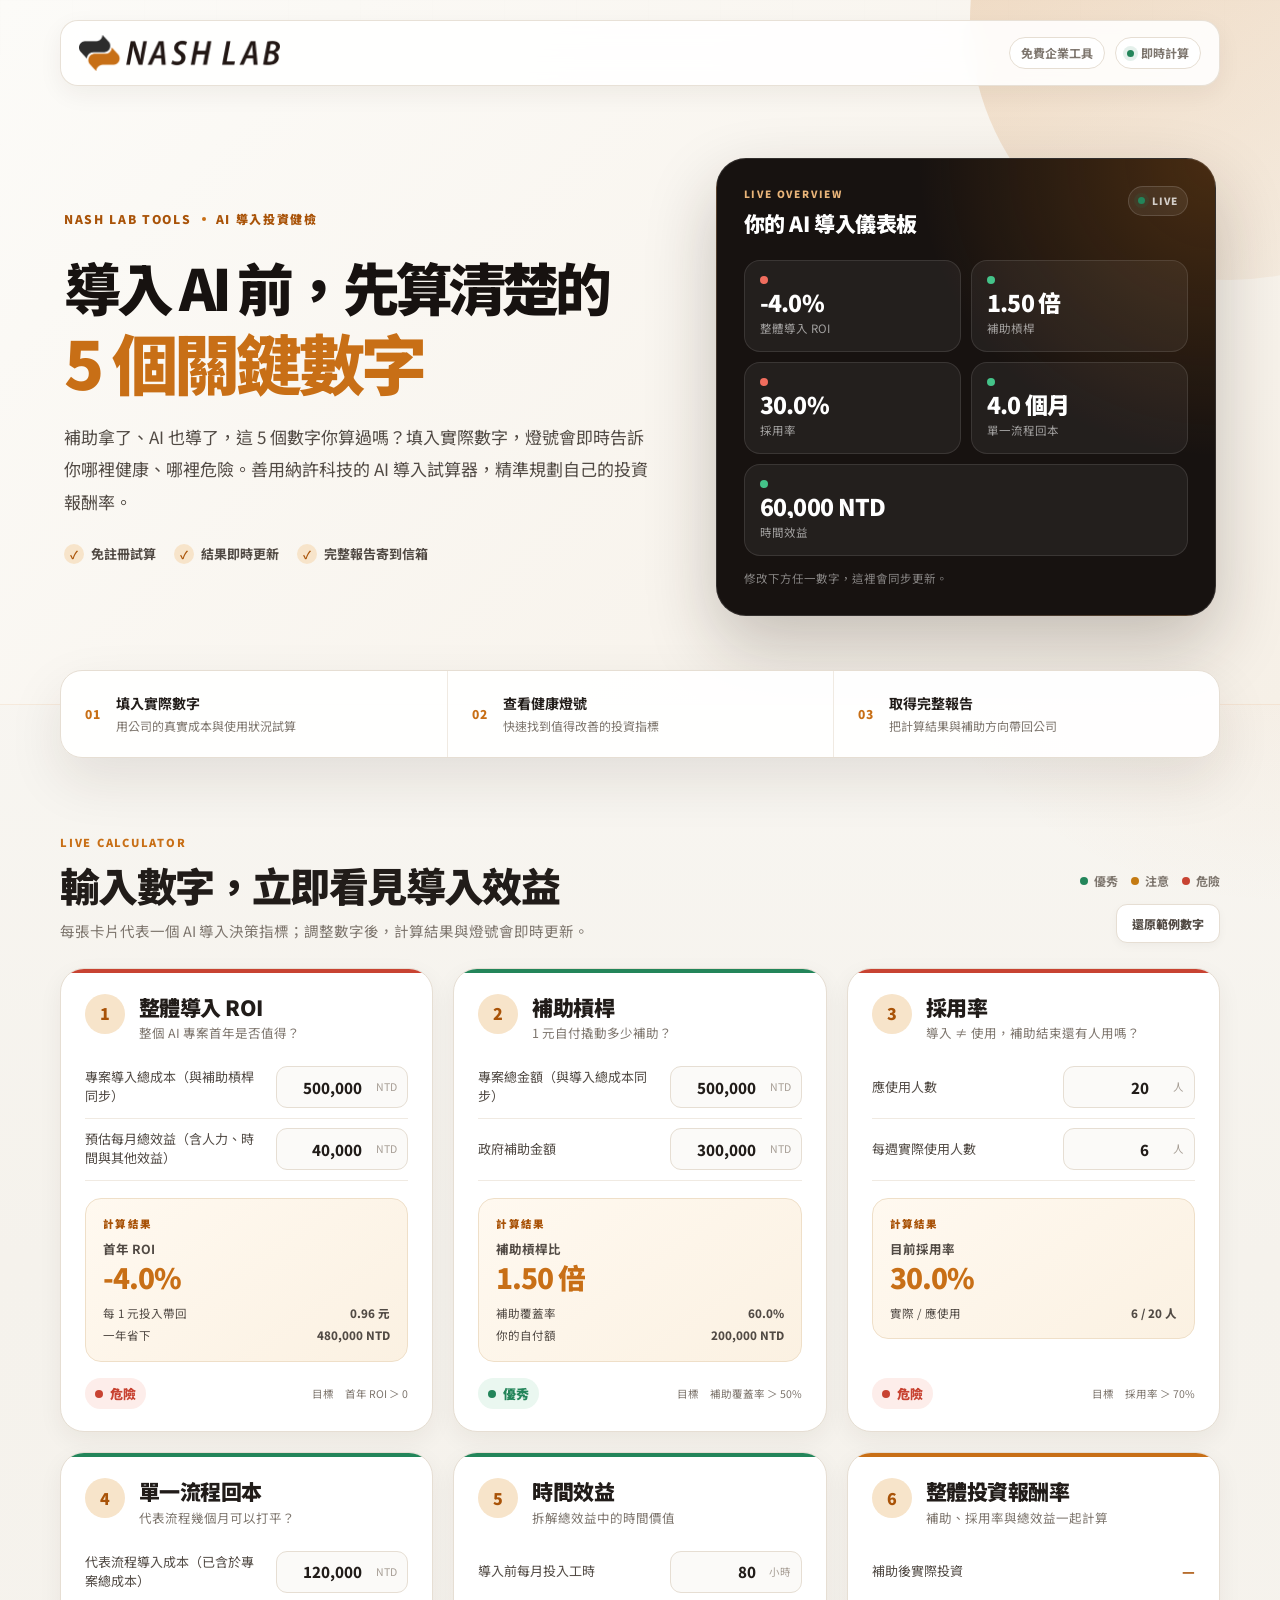
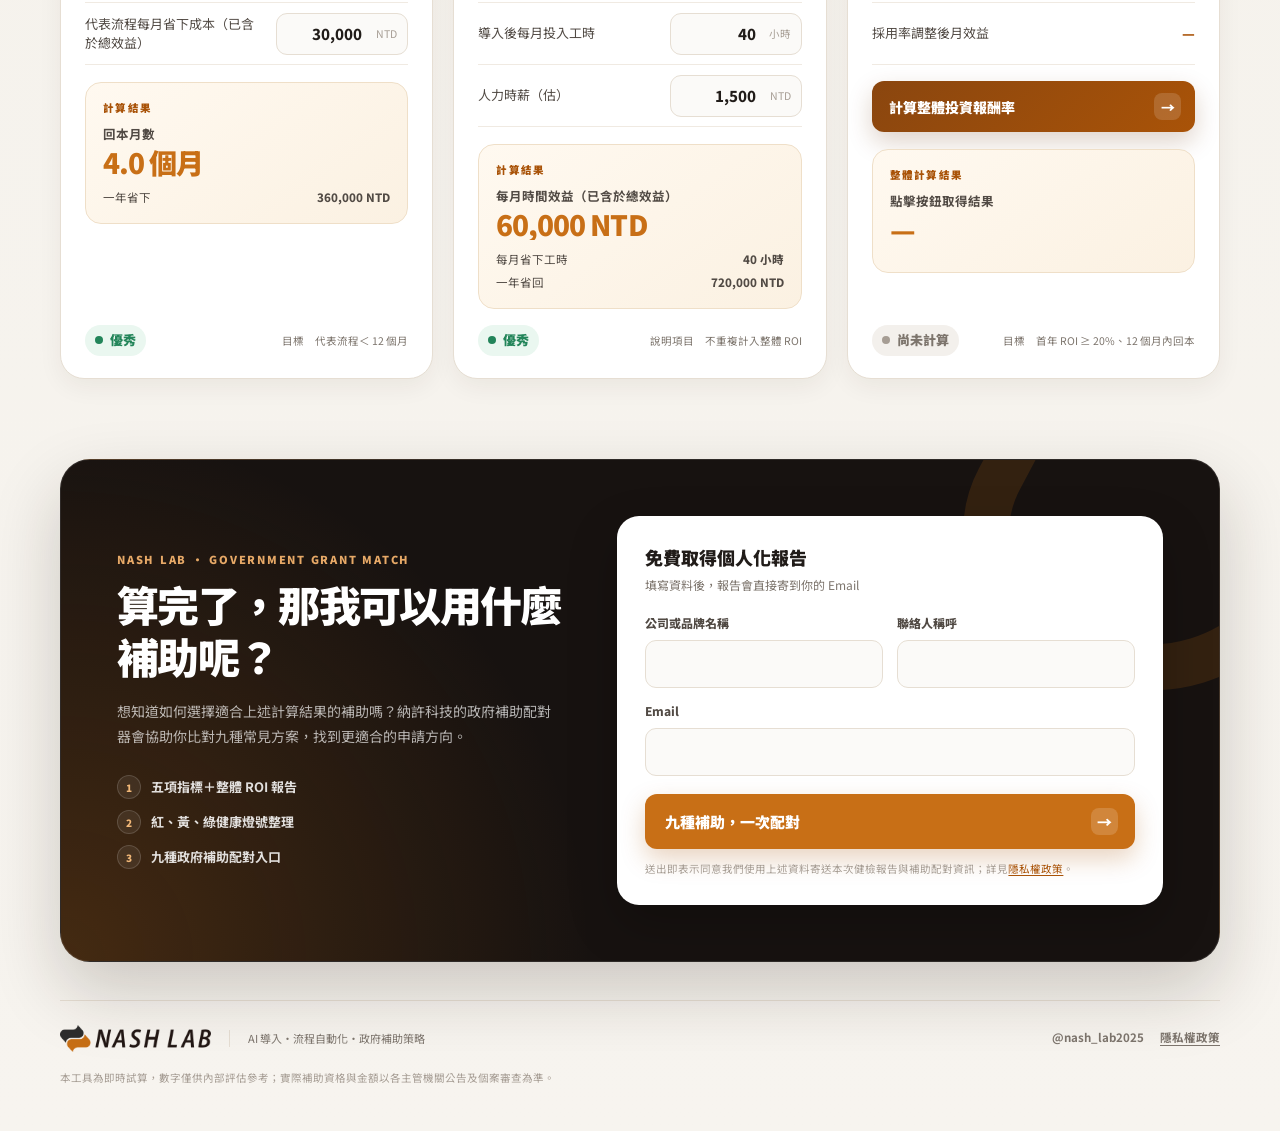
<file: index.html>
<!DOCTYPE html>
<html lang="zh-Hant">
<head>
<meta charset="UTF-8" />
<meta name="viewport" content="width=device-width, initial-scale=1.0" />
<title>AI 導入補助健檢｜納許實驗室 Nash Lab</title>
<meta name="description" content="免費工具：導入 AI 前，先算清楚整體 ROI、補助槓桿、採用率、單一流程回本與時間效益這 5 個數字，再計算補助與採用率調整後的完整投資報酬率。" />
<link rel="canonical" href="https://tools.nashlab.tech/" />
<meta name="theme-color" content="#D07100" />
<!-- Open Graph / 社群分享預覽 -->
<meta property="og:type" content="website" />
<meta property="og:site_name" content="Nash Lab 納許實驗室" />
<meta property="og:title" content="導入 AI 前，先算清楚的 5 個數字｜免費健檢工具" />
<meta property="og:description" content="補助拿了、AI 也導了，這 5 個數字你算過嗎？填入數字，30 秒看出你哪一盞是紅燈。" />
<meta property="og:url" content="https://tools.nashlab.tech/" />
<meta property="og:image" content="https://tools.nashlab.tech/assets/og-image.png" />
<meta property="og:image:width" content="1200" />
<meta property="og:image:height" content="630" />
<meta property="og:locale" content="zh_TW" />
<meta name="twitter:card" content="summary_large_image" />
<meta name="twitter:title" content="導入 AI 前，先算清楚的 5 個數字｜免費健檢工具" />
<meta name="twitter:description" content="補助拿了、AI 也導了，這 5 個數字你算過嗎？30 秒看出你哪一盞是紅燈。" />
<meta name="twitter:image" content="https://tools.nashlab.tech/assets/og-image.png" />
<!-- Icons -->
<link rel="icon" href="assets/favicon.ico" sizes="any" />
<link rel="icon" type="image/png" sizes="32x32" href="assets/favicon-32.png" />
<link rel="apple-touch-icon" href="assets/apple-touch-icon.png" />
<link rel="manifest" href="manifest.webmanifest" />
<!-- Fonts -->
<link rel="preconnect" href="https://fonts.googleapis.com">
<link rel="preconnect" href="https://fonts.gstatic.com" crossorigin>
<link href="https://fonts.googleapis.com/css2?family=Noto+Sans+TC:wght@400;500;700;900&display=swap" rel="stylesheet">
<link rel="stylesheet" href="css/style.css?v=20260825-7" />
</head>
<body>
<header class="hero">
  <div class="hero-shell">
    <nav class="site-nav" aria-label="品牌導覽">
      <a class="brand" href="https://nashlab.tech/" aria-label="前往 Nash Lab 納許科技官網首頁">
        <img class="logo" src="assets/logo.png" alt="Nash Lab 納許科技">
      </a>
      <div class="nav-meta">
        <span>免費企業工具</span>
        <span class="nav-live"><i></i>即時計算</span>
      </div>
    </nav>

    <div class="hero-grid">
      <div class="hero-copy">
        <div class="eyebrow"><span>NASH LAB TOOLS</span><i></i><span>AI 導入投資健檢</span></div>
        <h1><span class="headline-main">導入 AI 前，先算清楚的</span><br><span class="hl">5 個關鍵數字</span></h1>
        <p class="sub">補助拿了、AI 也導了，這 5 個數字你算過嗎？填入實際數字，燈號會即時告訴你哪裡健康、哪裡危險。善用納許科技的 AI 導入試算器，精準規劃自己的投資報酬率。</p>
        <div class="hero-points" aria-label="工具特色">
          <span><i>✓</i>免註冊試算</span>
          <span><i>✓</i>結果即時更新</span>
          <span><i>✓</i>完整報告寄到信箱</span>
        </div>
      </div>

      <aside class="summary-panel" aria-label="五項即時計算摘要">
        <div class="summary-head">
          <div>
            <span class="summary-kicker">LIVE OVERVIEW</span>
            <h2>你的 AI 導入儀表板</h2>
          </div>
          <span class="summary-live"><i></i>LIVE</span>
        </div>
        <div class="summary" id="summary" aria-live="polite"></div>
        <p class="summary-note">修改下方任一數字，這裡會同步更新。</p>
      </aside>
    </div>
  </div>
</header>

<main class="wrap">
  <section class="process" aria-label="使用方式">
    <div class="process-item">
      <span class="process-num">01</span>
      <div><strong>填入實際數字</strong><p>用公司的真實成本與使用狀況試算</p></div>
    </div>
    <div class="process-item">
      <span class="process-num">02</span>
      <div><strong>查看健康燈號</strong><p>快速找到值得改善的投資指標</p></div>
    </div>
    <div class="process-item">
      <span class="process-num">03</span>
      <div><strong>取得完整報告</strong><p>把計算結果與補助方向帶回公司</p></div>
    </div>
  </section>

  <section class="calculator-section" aria-labelledby="calculator-title">
    <div class="section-head">
      <div class="section-copy">
        <span class="section-kicker">LIVE CALCULATOR</span>
        <h2 id="calculator-title">輸入數字，立即看見導入效益</h2>
        <p>每張卡片代表一個 AI 導入決策指標；調整數字後，計算結果與燈號會即時更新。</p>
      </div>
      <div class="section-tools">
        <div class="legend" aria-label="燈號說明">
          <span><i class="sw" style="background:var(--good)"></i>優秀</span>
          <span><i class="sw" style="background:var(--warn)"></i>注意</span>
          <span><i class="sw" style="background:var(--danger)"></i>危險</span>
        </div>
        <button class="reset" id="reset">還原範例數字</button>
      </div>
    </div>
    <div class="grid" id="grid"></div>
  </section>

  <section class="cta">
    <div class="cta-inner">
      <div class="cta-copy">
        <span class="cta-kicker">NASH LAB · GOVERNMENT GRANT MATCH</span>
        <h3>算完了，那我可以用什麼補助呢？</h3>
        <p>想知道如何選擇適合上述計算結果的補助嗎？納許科技的政府補助配對器會協助你比對九種常見方案，找到更適合的申請方向。</p>
        <div class="cta-benefits" aria-label="報告內容">
          <span><i>1</i>五項指標＋整體 ROI 報告</span>
          <span><i>2</i>紅、黃、綠健康燈號整理</span>
          <span><i>3</i>九種政府補助配對入口</span>
        </div>
      </div>
      <form class="lead-form" id="lead-form">
        <div class="form-head">
          <strong>免費取得個人化報告</strong>
          <span>填寫資料後，報告會直接寄到你的 Email</span>
        </div>
        <div class="lead-fields">
          <label class="lead-field">
            <span>公司或品牌名稱</span>
            <input type="text" name="company" autocomplete="organization" maxlength="100" required>
          </label>
          <label class="lead-field">
            <span>聯絡人稱呼</span>
            <input type="text" name="contact" autocomplete="name" maxlength="60" required>
          </label>
          <label class="lead-field lead-field-email">
            <span>Email</span>
            <input type="email" name="email" autocomplete="email" inputmode="email" maxlength="160" required>
          </label>
        </div>
        <label class="form-honey" aria-hidden="true">
          <span>Website</span>
          <input type="text" name="website" tabindex="-1" autocomplete="off">
        </label>
        <button class="pill" type="submit"><span>九種補助，一次配對</span><i aria-hidden="true">→</i></button>
        <div class="form-status" id="form-status" role="status" aria-live="polite"></div>
        <p class="form-note">送出即表示同意我們使用上述資料寄送本次健檢報告與補助配對資訊；詳見<a href="https://nashlab.tech/privacy-policy/" target="_blank" rel="noopener">隱私權政策</a>。</p>
      </form>
    </div>
  </section>
</main>

<footer>
  <div class="footer-inner">
    <div class="footer-brand">
      <img class="flogo" src="assets/logo.png" alt="Nash Lab 納許科技">
      <p>AI 導入・流程自動化・政府補助策略</p>
    </div>
    <div class="footer-meta">
      <span>@nash_lab2025</span>
      <a href="https://nashlab.tech/privacy-policy/" target="_blank" rel="noopener">隱私權政策</a>
    </div>
  </div>
  <p class="disc">本工具為即時試算，數字僅供內部評估參考；實際補助資格與金額以各主管機關公告及個案審查為準。</p>
</footer>
<script src="js/app.js?v=20260825-7"></script>
</body>
</html>
</file>
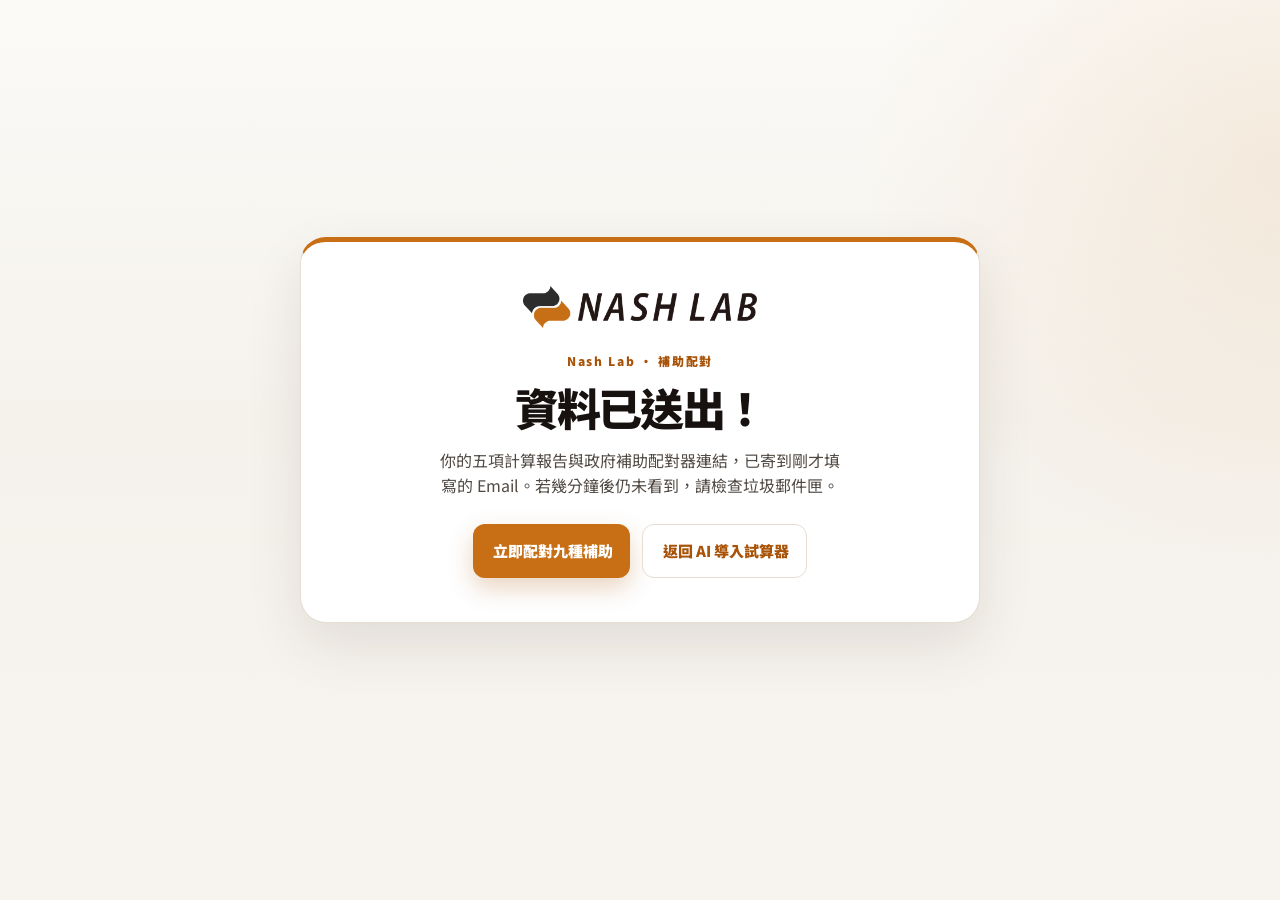
<file: thanks.html>
<!DOCTYPE html>
<html lang="zh-Hant">
<head>
<meta charset="UTF-8" />
<meta name="viewport" content="width=device-width, initial-scale=1.0" />
<meta name="robots" content="noindex" />
<title>資料已送出｜納許科技 Nash Lab</title>
<meta name="theme-color" content="#D07100" />
<link rel="icon" href="assets/favicon.ico" sizes="any" />
<link rel="icon" type="image/png" sizes="32x32" href="assets/favicon-32.png" />
<link rel="preconnect" href="https://fonts.googleapis.com">
<link rel="preconnect" href="https://fonts.gstatic.com" crossorigin>
<link href="https://fonts.googleapis.com/css2?family=Noto+Sans+TC:wght@400;500;700;900&display=swap" rel="stylesheet">
<link rel="stylesheet" href="css/style.css?v=20260725-6" />
</head>
<body>
  <main class="thanks-wrap">
    <section class="thanks-card">
      <img class="logo" src="assets/logo.png" alt="Nash Lab 納許科技">
      <div class="eyebrow">Nash Lab · 補助配對</div>
      <h1>資料已送出！</h1>
      <p>你的五項計算報告與政府補助配對器連結，已寄到剛才填寫的 Email。若幾分鐘後仍未看到，請檢查垃圾郵件匣。</p>
      <div class="thanks-actions">
        <a class="pill" href="https://sbir.nashlab.tech">立即配對九種補助</a>
        <a class="pill secondary" href="./">返回 AI 導入試算器</a>
      </div>
    </section>
  </main>
</body>
</html>
</file>
<file: css/style.css>
:root{
  --paper:#F5F2EC;
  --paper-deep:#ECE5DA;
  --card:#FFFFFF;
  --ink:#211C19;
  --ink-soft:#514A44;
  --brand-black:#171210;
  --accent:#C86F16;
  --accent-deep:#A95308;
  --accent-soft:#F7E4CA;
  --accent-pale:#FFF8EE;
  --good:#23855A;
  --good-soft:#EAF7F0;
  --warn:#C47A12;
  --warn-soft:#FFF5DF;
  --danger:#C84332;
  --danger-soft:#FDEDEA;
  --line:#E6DED3;
  --line-soft:#F0EAE2;
  --muted:#7D756D;
  --muted2:#A69D94;
  --sans:"Noto Sans TC",system-ui,-apple-system,sans-serif;
  --shadow-sm:0 8px 24px rgba(46,32,20,.06);
  --shadow:0 22px 54px rgba(46,32,20,.10);
  --radius:24px;
}
*{box-sizing:border-box;margin:0;padding:0}
html{scroll-behavior:smooth}
body{
  min-height:100vh;
  background:
    radial-gradient(circle at 100% 18%,rgba(200,111,22,.10),transparent 26rem),
    linear-gradient(180deg,#FBFAF7 0,var(--paper) 46%,#F7F4EF 100%);
  color:var(--ink);
  font-family:var(--sans);
  line-height:1.55;
  -webkit-font-smoothing:antialiased;
}
a{color:inherit}
button,input{font-family:inherit}
.wrap{width:min(1160px,calc(100% - 40px));margin:0 auto}

/* ---------- hero / Nash brand ---------- */
.hero{
  position:relative;
  overflow:hidden;
  padding:20px 20px 78px;
  background:linear-gradient(135deg,#FCFBF8 0%,#F6F0E7 100%);
  border-bottom:1px solid rgba(200,111,22,.12);
}
.hero::before{
  content:"";
  position:absolute;
  width:520px;
  height:520px;
  right:-210px;
  top:-240px;
  border-radius:50%;
  background:linear-gradient(145deg,rgba(200,111,22,.26),rgba(200,111,22,.02));
}
.hero::after{
  content:"";
  position:absolute;
  inset:0;
  opacity:.25;
  pointer-events:none;
  background-image:
    linear-gradient(rgba(33,28,25,.055) 1px,transparent 1px),
    linear-gradient(90deg,rgba(33,28,25,.055) 1px,transparent 1px);
  background-size:72px 72px;
  -webkit-mask-image:linear-gradient(to bottom,rgba(0,0,0,.28),transparent 74%);
  mask-image:linear-gradient(to bottom,rgba(0,0,0,.28),transparent 74%);
}
.hero-shell{position:relative;z-index:1;width:min(1160px,100%);margin:0 auto}
.site-nav{
  min-height:66px;
  display:flex;
  align-items:center;
  justify-content:space-between;
  gap:24px;
  padding:13px 18px;
  background:rgba(255,255,255,.88);
  border:1px solid rgba(230,222,211,.9);
  border-radius:18px;
  box-shadow:var(--shadow-sm);
  backdrop-filter:blur(12px);
}
.brand{display:inline-flex;align-items:center;text-decoration:none}
.logo{display:block;width:auto;height:36px}
.nav-meta{display:flex;align-items:center;gap:10px}
.nav-meta>span{
  display:inline-flex;
  align-items:center;
  gap:7px;
  min-height:32px;
  padding:6px 11px;
  border:1px solid var(--line);
  border-radius:999px;
  background:#fff;
  color:var(--muted);
  font-size:12px;
  font-weight:700;
}
.nav-live i,.summary-live i{
  width:7px;
  height:7px;
  border-radius:50%;
  background:var(--good);
  box-shadow:0 0 0 4px rgba(35,133,90,.12);
}
.hero-grid{
  display:grid;
  grid-template-columns:minmax(0,1.08fr) minmax(390px,.92fr);
  align-items:center;
  gap:64px;
  padding:72px 4px 10px;
}
.hero-copy{max-width:650px}
.eyebrow{
  display:flex;
  align-items:center;
  gap:10px;
  margin-bottom:18px;
  color:var(--accent-deep);
  font-size:12px;
  font-weight:900;
  letter-spacing:.14em;
}
.eyebrow i{width:4px;height:4px;border-radius:50%;background:var(--accent)}
h1{
  color:var(--brand-black);
  font-size:clamp(40px,5.4vw,66px);
  font-weight:900;
  letter-spacing:-.055em;
  line-height:1.12;
}
.headline-main{
  display:inline-block;
  font-size:.86em;
  letter-spacing:-.07em;
  white-space:nowrap;
}
h1 .hl{
  display:inline-block;
  margin-top:5px;
  color:var(--accent);
}
.sub{
  max-width:610px;
  margin-top:22px;
  color:var(--ink-soft);
  font-size:17px;
  line-height:1.9;
}
.hero-points{display:flex;flex-wrap:wrap;gap:10px 18px;margin-top:26px}
.hero-points span{display:inline-flex;align-items:center;gap:7px;color:var(--ink-soft);font-size:13px;font-weight:700}
.hero-points i{
  width:20px;
  height:20px;
  display:grid;
  place-items:center;
  border-radius:50%;
  background:var(--accent-soft);
  color:var(--accent-deep);
  font-style:normal;
  font-size:11px;
}

/* ---------- live dashboard ---------- */
.summary-panel{
  padding:27px;
  border:1px solid rgba(255,255,255,.12);
  border-radius:30px;
  background:
    radial-gradient(circle at 100% 0,rgba(200,111,22,.28),transparent 44%),
    var(--brand-black);
  color:#fff;
  box-shadow:0 30px 70px rgba(38,24,15,.24);
}
.summary-head{display:flex;align-items:flex-start;justify-content:space-between;gap:20px}
.summary-kicker{display:block;color:#E9B479;font-size:10px;font-weight:900;letter-spacing:.18em}
.summary-head h2{margin-top:5px;color:#fff;font-size:21px;font-weight:900;letter-spacing:-.02em}
.summary-live{
  display:inline-flex;
  align-items:center;
  gap:7px;
  padding:6px 9px;
  border:1px solid rgba(255,255,255,.14);
  border-radius:999px;
  background:rgba(255,255,255,.07);
  color:rgba(255,255,255,.76);
  font-size:10px;
  font-weight:900;
  letter-spacing:.1em;
}
.summary{
  display:grid;
  grid-template-columns:repeat(2,minmax(0,1fr));
  gap:10px;
  margin-top:21px;
}
.schip{
  min-width:0;
  min-height:92px;
  display:flex;
  flex-direction:column;
  align-items:flex-start;
  justify-content:center;
  gap:7px;
  padding:14px 15px;
  border:1px solid rgba(255,255,255,.10);
  border-radius:16px;
  background:rgba(255,255,255,.055);
}
.schip:last-child{grid-column:1 / -1}
.schip .dot{width:8px;height:8px;border-radius:50%;background:#827A74;transition:background .2s}
.dot.good{background:#44C389}
.dot.warn{background:#F0A943}
.dot.danger{background:#F06D5E}
.schip .val{
  max-width:100%;
  overflow:hidden;
  color:#fff;
  font-size:23px;
  font-weight:900;
  font-variant-numeric:tabular-nums;
  letter-spacing:-.03em;
  line-height:1;
  text-overflow:ellipsis;
  white-space:nowrap;
}
.schip .lbl{color:rgba(255,255,255,.58);font-size:11.5px;line-height:1.3}
.summary-note{margin-top:14px;color:rgba(255,255,255,.48);font-size:11.5px}

/* ---------- three-step strip ---------- */
.process{
  position:relative;
  z-index:2;
  display:grid;
  grid-template-columns:repeat(3,minmax(0,1fr));
  margin-top:-35px;
  border:1px solid var(--line);
  border-radius:22px;
  background:rgba(255,255,255,.96);
  box-shadow:var(--shadow);
}
.process-item{display:flex;align-items:center;gap:15px;padding:22px 24px}
.process-item+ .process-item{border-left:1px solid var(--line-soft)}
.process-num{
  flex:none;
  color:var(--accent);
  font-size:12px;
  font-weight:900;
  letter-spacing:.08em;
}
.process-item strong{display:block;color:var(--ink);font-size:14px}
.process-item p{margin-top:2px;color:var(--muted);font-size:12px}

/* ---------- calculator heading ---------- */
.calculator-section{padding:76px 0 16px}
.section-head{display:flex;align-items:flex-end;justify-content:space-between;gap:40px;margin-bottom:25px}
.section-copy{max-width:670px}
.section-kicker,.cta-kicker{
  display:block;
  margin-bottom:9px;
  color:var(--accent);
  font-size:11px;
  font-weight:900;
  letter-spacing:.16em;
}
.section-copy h2{font-size:clamp(28px,4vw,40px);font-weight:900;letter-spacing:-.04em;line-height:1.25}
.section-copy p{margin-top:10px;color:var(--muted);font-size:14.5px}
.section-tools{display:flex;flex-direction:column;align-items:flex-end;gap:13px}
.legend{display:flex;align-items:center;gap:13px;flex-wrap:wrap;color:var(--muted);font-size:12px;font-weight:700}
.legend span{display:inline-flex;align-items:center;gap:6px;white-space:nowrap}
.sw{width:8px;height:8px;border-radius:50%}
.reset{
  min-height:39px;
  padding:8px 15px;
  border:1px solid var(--line);
  border-radius:11px;
  background:#fff;
  color:var(--ink-soft);
  cursor:pointer;
  font-size:12px;
  font-weight:800;
  box-shadow:0 3px 10px rgba(34,26,20,.04);
  transition:border-color .16s,color .16s,transform .16s;
}
.reset:hover{border-color:var(--accent);color:var(--accent-deep);transform:translateY(-1px)}
.reset:focus-visible{outline:3px solid rgba(200,111,22,.22);outline-offset:2px}

/* ---------- calculator cards ---------- */
.grid{display:grid;grid-template-columns:repeat(auto-fit,minmax(340px,1fr));gap:20px}
.card{
  position:relative;
  overflow:hidden;
  display:flex;
  flex-direction:column;
  min-width:0;
  border:1px solid var(--line);
  border-radius:var(--radius);
  background:var(--card);
  box-shadow:var(--shadow-sm);
  transition:transform .18s ease,box-shadow .18s ease,border-color .18s ease;
}
.card::before{content:"";height:4px;position:absolute;inset:0 0 auto;background:var(--accent)}
.card[data-status="good"]::before{background:var(--good)}
.card[data-status="warn"]::before{background:var(--warn)}
.card[data-status="danger"]::before{background:var(--danger)}
.card:hover{transform:translateY(-3px);border-color:#DCD1C3;box-shadow:var(--shadow)}
.card-h{display:flex;align-items:flex-start;gap:14px;padding:25px 24px 10px}
.numchip{
  flex:none;
  width:40px;
  height:40px;
  display:grid;
  place-items:center;
  border-radius:50%;
  background:var(--accent-soft);
  color:var(--accent-deep);
  font-size:16px;
  font-weight:900;
}
.card-h h2{color:var(--ink);font-size:21px;font-weight:900;letter-spacing:-.025em;line-height:1.25}
.card-h .tag{margin-top:4px;color:var(--muted);font-size:12.5px;line-height:1.5}
.fields{padding:4px 24px 0}
.field{
  display:flex;
  align-items:center;
  justify-content:space-between;
  gap:12px;
  min-height:62px;
  padding:9px 0;
  border-bottom:1px solid var(--line-soft);
}
.field label{min-width:0;flex:1;color:var(--ink-soft);font-size:13px;line-height:1.45}
.in{position:relative;flex:none}
.in input{
  width:132px;
  min-height:42px;
  padding:8px 45px 8px 10px;
  border:1px solid var(--line);
  border-radius:11px;
  background:#FBFAF8;
  color:var(--ink);
  font-size:15px;
  font-weight:800;
  font-variant-numeric:tabular-nums;
  text-align:right;
  transition:border-color .15s,box-shadow .15s,background .15s;
}
.in input:hover{border-color:#D9CEC0;background:#fff}
.in input:focus{outline:none;border-color:var(--accent);background:#fff;box-shadow:0 0 0 4px rgba(200,111,22,.12)}
.in .unit{position:absolute;right:11px;top:50%;transform:translateY(-50%);color:var(--muted2);font-size:10.5px;pointer-events:none}
.result{
  margin:17px 24px 0;
  padding:17px 17px 16px;
  border:1px solid #EFDFC8;
  border-radius:16px;
  background:linear-gradient(145deg,#FFF9F0,#FBF1E2);
}
.rlead{color:var(--accent-deep);font-size:10.5px;font-weight:900;letter-spacing:.12em}
.rmain{display:flex;flex-direction:column;align-items:flex-start;gap:4px;margin-top:7px}
.rmain .rl{color:var(--ink-soft);font-size:12.5px;font-weight:700;white-space:nowrap}
.rmain .rv{
  max-width:100%;
  overflow:hidden;
  color:var(--accent);
  font-size:28px;
  font-weight:900;
  font-variant-numeric:tabular-nums;
  letter-spacing:-.035em;
  line-height:1.12;
  text-overflow:ellipsis;
  white-space:nowrap;
}
.rsub{display:flex;flex-direction:column;gap:5px;margin-top:11px;color:var(--ink-soft);font-size:11.5px;font-variant-numeric:tabular-nums}
.rsub .row{display:flex;justify-content:space-between;gap:12px}
.rsub .v{font-weight:800;text-align:right}
.verdict{display:flex;align-items:center;justify-content:space-between;gap:10px;margin-top:auto;padding:16px 24px 22px}
.badge{
  flex:none;
  display:inline-flex;
  align-items:center;
  gap:7px;
  min-height:31px;
  padding:5px 10px;
  border-radius:999px;
  background:#F3F0EC;
  color:var(--muted);
  font-size:13px;
  font-weight:900;
  white-space:nowrap;
  word-break:keep-all;
}
.badge .bd{width:8px;height:8px;border-radius:50%;background:var(--muted2)}
.badge.good{background:var(--good-soft);color:var(--good)}
.badge.good .bd{background:var(--good)}
.badge.warn{background:var(--warn-soft);color:var(--warn)}
.badge.warn .bd{background:var(--warn)}
.badge.danger{background:var(--danger-soft);color:var(--danger)}
.badge.danger .bd{background:var(--danger)}
.target{color:var(--muted);font-size:10.5px;line-height:1.45;text-align:right}
.overall-fields .field strong{
  flex:none;
  color:var(--accent-deep);
  font-size:14px;
  font-weight:900;
  font-variant-numeric:tabular-nums;
  text-align:right;
}
.overall-button{
  width:calc(100% - 48px);
  min-height:50px;
  display:flex;
  align-items:center;
  justify-content:space-between;
  gap:16px;
  margin:16px 24px 0;
  padding:12px 14px 12px 17px;
  border:0;
  border-radius:12px;
  background:linear-gradient(135deg,#8A460F,var(--accent-deep));
  color:#fff;
  cursor:pointer;
  font-size:14px;
  font-weight:900;
  box-shadow:0 10px 24px rgba(111,54,12,.22);
  transition:transform .16s,background .16s,box-shadow .16s;
}
.overall-button i{
  width:27px;
  height:27px;
  display:grid;
  place-items:center;
  border-radius:8px;
  background:rgba(255,255,255,.15);
  font-style:normal;
}
.overall-button:hover{transform:translateY(-2px);background:linear-gradient(135deg,#71370A,#914809);box-shadow:0 14px 28px rgba(111,54,12,.28)}
.overall-button:focus-visible{outline:3px solid rgba(169,83,8,.25);outline-offset:3px}

/* ---------- lead capture / grant match ---------- */
.cta{
  position:relative;
  overflow:hidden;
  margin:64px 0 0;
  border:1px solid rgba(255,255,255,.10);
  border-radius:30px;
  background:
    radial-gradient(circle at 0 100%,rgba(200,111,22,.26),transparent 42%),
    var(--brand-black);
  box-shadow:0 30px 70px rgba(35,23,15,.20);
}
.cta::before{
  content:"";
  position:absolute;
  width:260px;
  height:260px;
  right:-110px;
  top:-120px;
  border:46px solid rgba(200,111,22,.16);
  border-radius:46% 54% 57% 43%;
  transform:rotate(28deg);
}
.cta-inner{
  position:relative;
  z-index:1;
  display:grid;
  grid-template-columns:minmax(0,.9fr) minmax(420px,1.1fr);
  align-items:center;
  gap:54px;
  padding:56px;
}
.cta-kicker{color:#E7A967}
.cta h3{max-width:480px;color:#fff;font-size:clamp(28px,4vw,42px);font-weight:900;letter-spacing:-.04em;line-height:1.25}
.cta-copy>p{max-width:500px;margin-top:16px;color:rgba(255,255,255,.68);font-size:14px;line-height:1.85}
.cta-benefits{display:flex;flex-direction:column;gap:11px;margin-top:25px}
.cta-benefits span{display:flex;align-items:center;gap:10px;color:rgba(255,255,255,.86);font-size:13px;font-weight:700}
.cta-benefits i{
  flex:none;
  width:24px;
  height:24px;
  display:grid;
  place-items:center;
  border:1px solid rgba(255,255,255,.15);
  border-radius:50%;
  background:rgba(255,255,255,.07);
  color:#F2B878;
  font-style:normal;
  font-size:10px;
  font-weight:900;
}
.lead-form{
  padding:27px;
  border:1px solid rgba(255,255,255,.9);
  border-radius:22px;
  background:#fff;
  box-shadow:0 20px 50px rgba(0,0,0,.22);
}
.form-head{display:flex;flex-direction:column;gap:4px;margin-bottom:20px}
.form-head strong{color:var(--ink);font-size:18px;font-weight:900}
.form-head span{color:var(--muted);font-size:12px}
.lead-fields{display:grid;grid-template-columns:repeat(2,minmax(0,1fr));gap:14px;text-align:left}
.lead-field{display:flex;flex-direction:column;gap:7px}
.lead-field-email{grid-column:1 / -1}
.lead-field span{color:var(--ink-soft);font-size:12px;font-weight:800}
.lead-field input{
  width:100%;
  min-height:48px;
  padding:11px 13px;
  border:1px solid var(--line);
  border-radius:11px;
  background:#FBFAF8;
  color:var(--ink);
  font-size:16px;
  transition:border-color .16s,box-shadow .16s,background .16s;
}
.lead-field input:hover{border-color:#D6CABC;background:#fff}
.lead-field input:focus{outline:none;border-color:var(--accent);background:#fff;box-shadow:0 0 0 4px rgba(200,111,22,.12)}
.form-honey{position:absolute!important;left:-9999px!important;width:1px!important;height:1px!important;overflow:hidden!important}
.pill{
  display:inline-flex;
  align-items:center;
  justify-content:space-between;
  gap:18px;
  min-height:54px;
  margin-top:18px;
  padding:14px 17px 14px 20px;
  border:0;
  border-radius:12px;
  background:var(--accent);
  color:#fff;
  cursor:pointer;
  font-size:15px;
  font-weight:900;
  text-decoration:none;
  box-shadow:0 10px 24px rgba(169,83,8,.25);
  transition:transform .16s,background .16s,box-shadow .16s;
}
.lead-form .pill{width:100%}
.pill i{
  width:27px;
  height:27px;
  display:grid;
  place-items:center;
  border-radius:8px;
  background:rgba(255,255,255,.16);
  font-style:normal;
}
.pill:hover{transform:translateY(-2px);background:var(--accent-deep);box-shadow:0 14px 28px rgba(169,83,8,.30)}
.pill:focus-visible{outline:3px solid rgba(200,111,22,.25);outline-offset:3px}
.pill:disabled{cursor:wait;opacity:.72;transform:none}
.form-status{margin:11px 0 0;padding:9px 11px;border-radius:9px;font-size:12px;font-weight:700;line-height:1.5}
.form-status:empty{display:none}
.form-status.success{background:var(--good-soft);color:#155B3B}
.form-status.error{background:var(--danger-soft);color:#872A1F}
.cta .form-note{max-width:none;margin-top:11px;color:var(--muted2);font-size:10.5px;line-height:1.65}
.form-note a{color:var(--accent-deep);text-underline-offset:2px}

/* ---------- thank-you page ---------- */
.thanks-wrap{min-height:calc(100vh - 40px);display:grid;place-items:center;padding:36px 22px}
.thanks-card{
  width:min(680px,100%);
  padding:44px 30px;
  border:1px solid var(--line);
  border-top:5px solid var(--accent);
  border-radius:26px;
  background:#fff;
  box-shadow:var(--shadow);
  text-align:center;
}
.thanks-card .logo{height:42px;margin:0 auto 24px}
.thanks-card .eyebrow{justify-content:center;margin-bottom:12px}
.thanks-card h1{font-size:clamp(30px,6vw,44px);font-weight:900}
.thanks-card p{max-width:46ch;margin:16px auto 0;color:var(--ink-soft)}
.thanks-actions{display:flex;justify-content:center;gap:12px;flex-wrap:wrap;margin-top:26px}
.thanks-actions .pill{justify-content:center;margin-top:0}
.thanks-actions .secondary{border:1px solid var(--line);background:#fff;color:var(--accent-deep);box-shadow:none}

/* ---------- footer ---------- */
footer{width:min(1160px,calc(100% - 40px));margin:0 auto;padding:38px 0 44px}
.footer-inner{display:flex;align-items:center;justify-content:space-between;gap:24px;padding-top:24px;border-top:1px solid var(--line)}
.footer-brand{display:flex;align-items:center;gap:18px}
.flogo{display:block;width:auto;height:27px}
.footer-brand p{padding-left:18px;border-left:1px solid var(--line);color:var(--muted);font-size:11px}
.footer-meta{display:flex;align-items:center;gap:16px;color:var(--muted);font-size:11.5px;font-weight:700}
.footer-meta a{text-underline-offset:3px}
.disc{max-width:720px;margin-top:17px;color:var(--muted2);font-size:10.5px;line-height:1.7}

@media (max-width:980px){
  .hero-grid{grid-template-columns:1fr;gap:42px;padding-top:58px}
  .hero-copy{max-width:760px}
  .summary-panel{max-width:720px}
  .process{grid-template-columns:1fr}
  .process-item{padding:16px 20px}
  .process-item+ .process-item{border-top:1px solid var(--line-soft);border-left:0}
  .section-head{align-items:flex-start;flex-direction:column;gap:20px}
  .section-tools{width:100%;align-items:flex-start;flex-direction:row;justify-content:space-between}
  .cta-inner{grid-template-columns:1fr;gap:36px;padding:46px}
  .cta-copy{max-width:680px}
}
@media (max-width:720px){
  .hero{padding:12px 14px 66px}
  .site-nav{min-height:58px;padding:11px 13px;border-radius:15px}
  .logo{height:29px}
  .nav-meta>span:first-child{display:none}
  .hero-grid{gap:34px;padding:45px 2px 4px}
  .eyebrow{font-size:10px;letter-spacing:.11em}
  h1{
    font-size:clamp(27px,7.4vw,38px);
    letter-spacing:-.07em;
    line-height:.82;
  }
  .hero-copy h1 br{display:block}
  .headline-main{
    display:block;
    font-size:1em;
    letter-spacing:inherit;
    white-space:nowrap;
  }
  h1 .hl{
    display:block;
    margin-top:-6px;
    margin-left:0;
    font-size:1.3em;
    line-height:.82;
    white-space:nowrap;
  }

  .sub{font-size:15px;line-height:1.8}
  .hero-points{gap:9px 14px;margin-top:22px}
  .hero-points span{font-size:11.5px}
  .summary-panel{padding:21px;border-radius:23px}
  .summary-head h2{font-size:18px}
  .schip{min-height:82px;padding:12px}
  .schip .val{font-size:20px}
  .wrap{width:min(100% - 28px,1160px)}
  .process{margin-top:-27px;border-radius:18px}
  .process-item p{font-size:11px}
  .calculator-section{padding-top:58px}
  .section-copy h2{font-size:29px}
  .section-tools{align-items:flex-start;flex-direction:column}
  .grid{grid-template-columns:1fr}
  .card{border-radius:20px}
  .card-h{padding:23px 20px 9px}
  .fields{padding:4px 20px 0}
  .result{margin:15px 20px 0}
  .overall-button{width:calc(100% - 40px);margin-left:20px;margin-right:20px}
  .verdict{padding:15px 20px 20px}
  .cta{margin-top:48px;border-radius:24px}
  .cta-inner{gap:30px;padding:34px 20px 22px}
  .cta h3{
    max-width:none;
    font-size:clamp(18px,4.5vw,27px);
    letter-spacing:-.055em;
    white-space:nowrap;
  }
  .lead-form{padding:22px 18px}
  .lead-fields{grid-template-columns:1fr}
  .lead-field-email{grid-column:auto}
  footer{width:min(100% - 28px,1160px);padding-bottom:34px}
  .footer-inner{align-items:flex-start;flex-direction:column}
  .footer-brand{align-items:flex-start;flex-direction:column;gap:11px}
  .footer-brand p{padding-left:0;border-left:0}
}
@media (max-width:390px){
  .summary-panel{padding:18px}
  .summary{gap:8px}
  .schip{padding:11px 10px}
  .field{align-items:flex-start;flex-direction:column;gap:7px;padding:11px 0}
  .in,.in input{width:100%}
  .rmain .rv{font-size:25px}
  .rsub .row{align-items:flex-start;flex-direction:column;gap:1px}
  .rsub .v{text-align:left}
  .target{max-width:47%}
}
@media (prefers-reduced-motion:reduce){*{scroll-behavior:auto!important;transition:none!important}}
</file>
